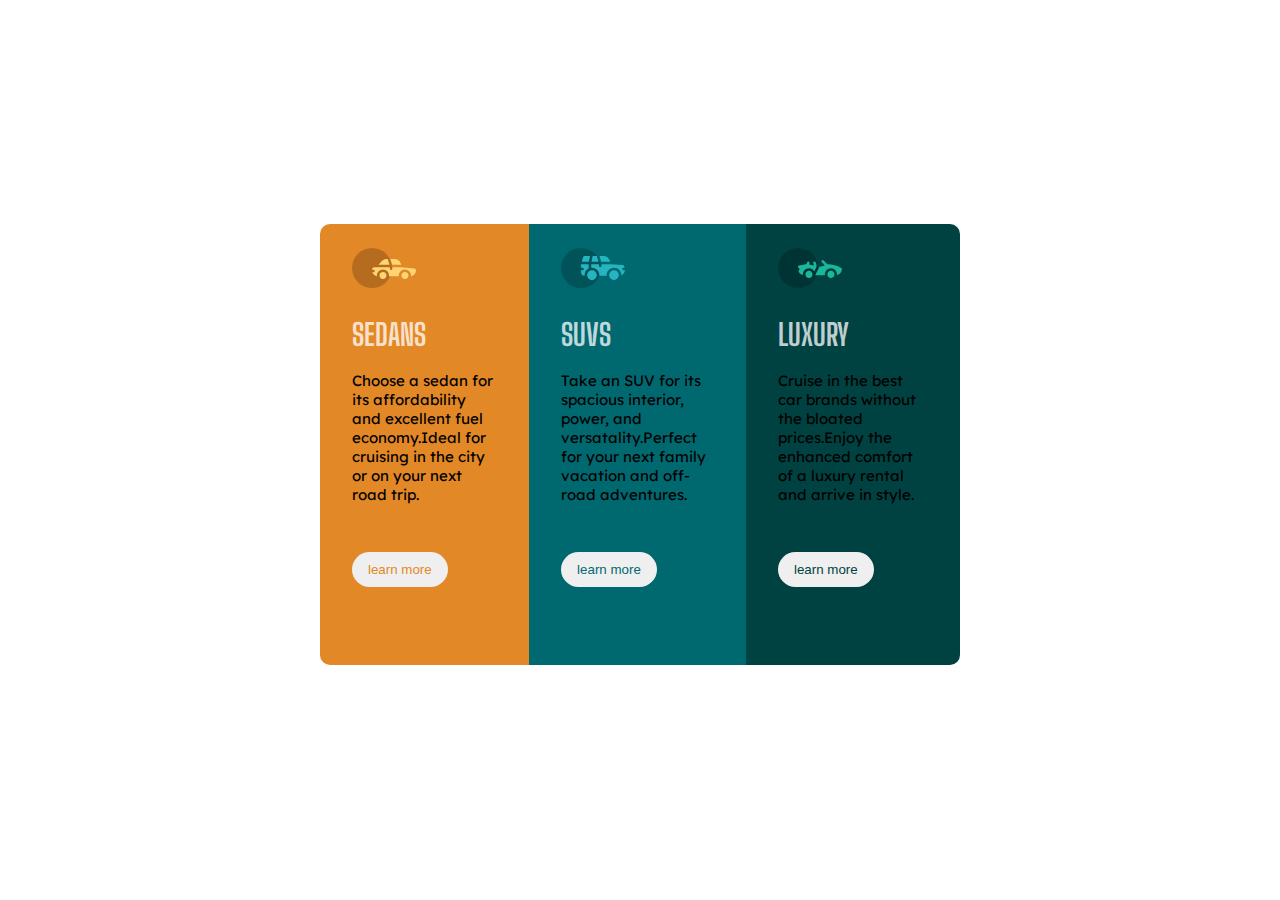
<file: index.html>
<!DOCTYPE html>
<html lang="en">
<head>
    <meta charset="UTF-8">
    <meta http-equiv="X-UA-Compatible" content="IE=edge">
    <meta name="viewport" content="width=device-width, initial-scale=1.0">
    <title>Document</title>
    <link rel="stylesheet" href="css/style.css">
    <link href="https://fonts.googleapis.com/css2?family=Lexend+Deca&display=swap" rel="stylesheet"> 
    <link href="https://fonts.googleapis.com/css2?family=Big+Shoulders+Display:wght@700&family=Lexend+Deca&display=swap" rel="stylesheet"> 
</head>
<body>
    <main>
        <section class="one">
            <img src="images/icon-sedans.svg" alt="sedan logo">
            <h1>SEDANS</h1>
            <P>Choose a sedan for its affordability and excellent fuel economy.Ideal for cruising in the city or on your next road trip.</P>
            <a href="grid.html"><button>learn more</button></a>
        </section>

        <section class="two">
            <img src="images/icon-suvs.svg" alt="suvs logo">
            <h1>SUVS</h1>
            <p>Take an SUV for its spacious interior, power, and versatality.Perfect for your next family vacation and off-road adventures.</p>
            <a href="grid.html"><button>learn more</button></a>
        </section>

        <section class="three">
            <img src="images/icon-luxury.svg" alt="luxury logo">
            <h1>LUXURY</h1>
            <P>Cruise in the best car brands without the bloated prices.Enjoy the enhanced comfort of a luxury rental and arrive in style.</P>
            <a href="grid.html"><button>learn more</button></a>
        </section>
    </main>
</body>
</html>
</file>
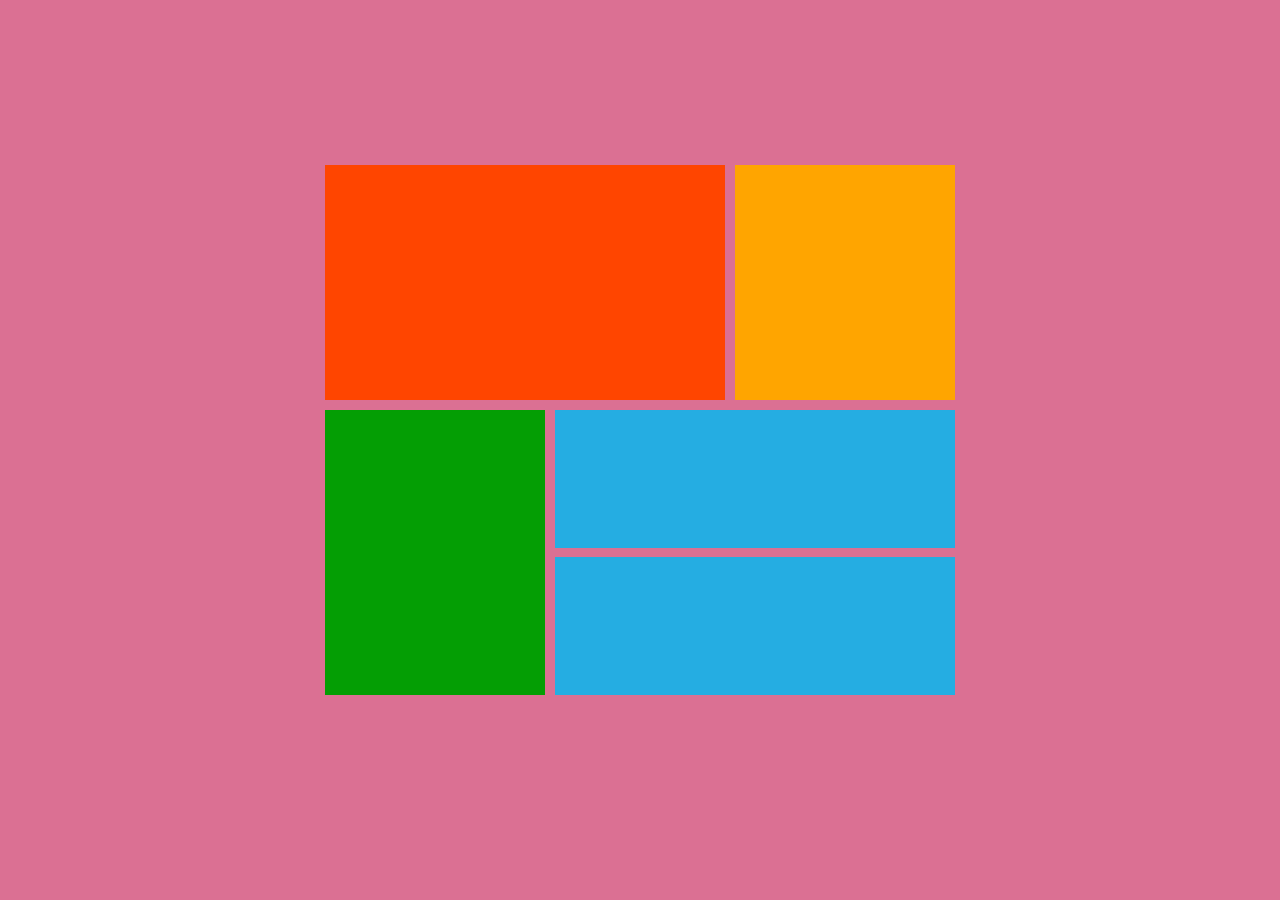
<file: grid.html>
<!DOCTYPE html>
<html lang="en">
<head>
    <meta charset="UTF-8">
    <meta http-equiv="X-UA-Compatible" content="IE=edge">
    <meta name="viewport" content="width=device-width, initial-scale=1.0">
    <title>Document</title>
    <link rel="stylesheet" href="css/grid.css">
</head>
<body>
    <Main>
        <div class="a"></div>
        <div class="b"></div>
        <div class="c"></div>
        <div class="d"></div>
        <div class="e"></div>
    </Main>
    
</body>
</html>
</file>
<file: css/style.css>
*{
    box-sizing: border-box;
    margin: 0;
    padding: 0;
}

body {
    font-size: 15px;
    font-family: 'Lexend Deca';
    border-radius: 30px;
}

main {
    display: flex;
    border: none;
    height: 49vh;
    margin: 14rem auto;
    width: 50%;
}

.one {
    background-color: hsl(31, 77%, 52%);
    padding: 0 2rem;
    border-top-left-radius: 10px;
    border-bottom-left-radius: 10px;
}

.one button {
    color: hsl(31, 77%, 52%);
    
   
}
.one button:hover {
    border: 1px solid  hsl(0, 0%, 95%);
    background-color: transparent;
    color:  hsl(0, 0%, 95%);
}

.two {
    background-color: hsl(184, 100%, 22%);
    padding: 0 2rem;
}
.two button {
    color: hsl(184, 100%, 22%);
}

.two button:hover {
    border: 1px solid  hsl(0, 0%, 95%);
    background-color: transparent;
    color:  hsl(0, 0%, 95%);
}

.three {
    background-color: hsl(179, 100%, 13%);
    padding: 0 2rem;
    border-top-right-radius: 10px;
    border-bottom-right-radius: 10px;
}

.three button {
    color: hsl(179, 100%, 13%);
}

.three button:hover {
    border: 1px solid  hsl(0, 0%, 95%);
    background-color: transparent;
    color:  hsl(0, 0%, 95%);
}

h1 {
    font-family: 'Big Shoulders Display';
    color:hsla(0, 0%, 100%, 0.75);
    padding-top: 1.5rem;
}

img {
    padding-top: 1.5rem;
}

p {
    padding-top: 1.2rem;
}

button {
    margin-top: 3rem;
    padding: 10px 16px;
    border: none;
    border-radius: 40px;
}
</file>
<file: css/grid.css>
*{
    margin: 0;
    padding: 0;
    box-sizing: border-box;
}

body {
    background-color: palevioletred;
}

Main {
    margin: 10em auto;
    width: 50%;
    height: 60vh;
    background-color: palevioletred;
    display: grid;
    grid-template-areas:
    'a a b'
    'a a b'
    'c d d'
    'c e e';
}

Main div {
    margin: 0.3em;
}
.a {
    padding: 20px;
    background-color: orangered;
    grid-area: a;
}

.b {
    padding: 20px;
    background-color: orange;
    grid-area: b;
}

.c {
    padding: 20px;
    background-color: rgb(4, 158, 4);
    grid-area: c;
}

.d {
    padding: 20px;
    background-color: rgb(37, 173, 226);
    grid-area: e;
    grid-column: 2 / span 2;
}

.e {
    padding: 20px;
    background-color: rgb(37, 173, 226);;
    grid-column: 2 / span 2;
}
</file>
